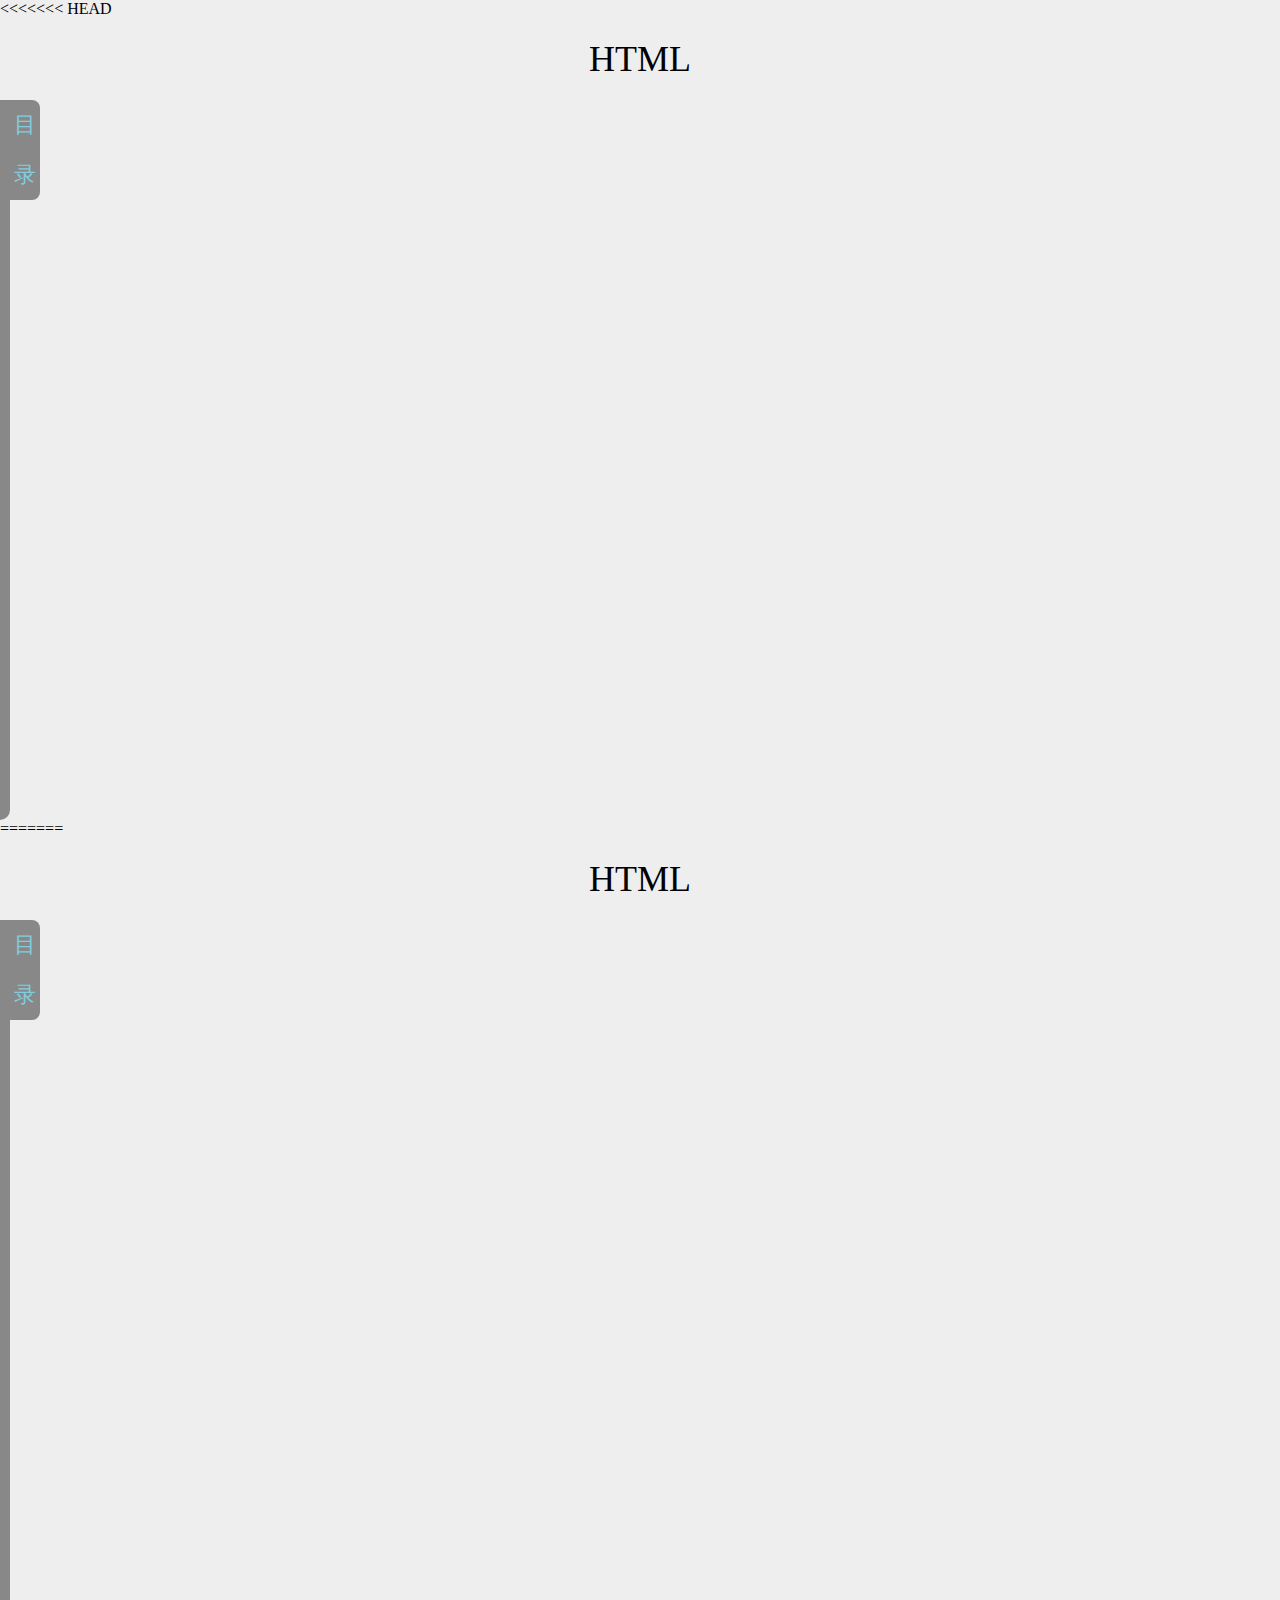
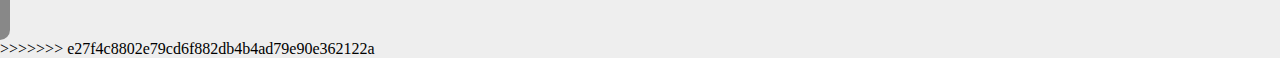
<file: index.html>
<<<<<<< HEAD

<!DOCTYPE html>
<html lang="en">
	<head>
		<meta charset="UTF-8" />
		<meta name="viewport" content="width=device-width, initial-scale=1.0" />
		<meta http-equiv="X-UA-Compatible" content="ie=edge" />
		<title>Login</title>
		<style>
			body {
				margin: 0;
				padding: 0;
				background: #eee;
				min-height: 100vh;
			}
			.title {
				margin: 0;
				padding: 20px;
				font-size: 36px;
				text-align: center;
			}
			.nav {
				min-height: 80vh;
				width: 180px;
				background: #888888;
				border-radius: 0 0 10px 0;
				display: flex;
				flex-direction: column;
				justify-content: space-around;
				align-items: stretch;
				transition: 0.4s;
				position: relative;
				left: -170px;
			}
			.nav::before {
				content: '目录';
				width: 30px;
				height: 100px;
				border-radius: 0 8px 8px 0;
				background: #888888;
				position: absolute;
				top: 0px;
				right: -30px;
				font-family: '宋体';
				font-size: 22px;
				text-align: center;
				line-height: 50px;
				color: #82ccdd;
			}
			.nav:hover {
				left: 0;
			}
			.btn {
				height: 40px;
				flex-grow: 1;
				display: flex;
				align-items: center;
				justify-content: center;
			}
			.btn a {
				color: #82ccdd;
				text-decoration: none;
				font-size: 16px;
				transition: 0.4s;
				font-family: '宋体';
			}
			.btn a:hover {
				font-size: 20px;
				color: white;
			}
		</style>
	</head>
	<body>
		<p class="title">HTML</p>
		<div class="nav">
			<div class="btn"><a href="src\Login\index.html">登录页</a></div>
			<div class="btn"><a href="src\Loading1\index.html">加载效果</a></div>
			<div class="btn"><a href="src\LayeredImage\index.html">分层图片</a></div>
			<div class="btn"><a href="src\SearchBox/index.html">搜索框</a></div>
			<div class="btn"><a href="src\SocialMediaButtons/index.html">社交按钮</a></div>
			<div class="btn"><a href="src\FloatPhoto\index.html">图片悬浮效果</a></div>
			<div class="btn"><a href="src\FlexLayout\index.html">自适应布局导航</a></div>
			<div class="btn"><a href="src\FlexAlbum\index.html">自适相册</a></div>
			<div class="btn"><a href="src\FlexCard\index.html">自适应卡片UI设计</a></div>
			<div class="btn"><a href="src\GradientBorderEffects\index.html">荧光边框</a></div>
		</div>
	</body>
</html>
=======

<!DOCTYPE html>
<html lang="en">
	<head>
		<meta charset="UTF-8" />
		<meta name="viewport" content="width=device-width, initial-scale=1.0" />
		<meta http-equiv="X-UA-Compatible" content="ie=edge" />
		<title>Login</title>
		<style>
			body {
				margin: 0;
				padding: 0;
				background: #eee;
				min-height: 100vh;
			}
			.title {
				margin: 0;
				padding: 20px;
				font-size: 36px;
				text-align: center;
			}
			.nav {
				min-height: 80vh;
				width: 180px;
				background: #888888;
				border-radius: 0 0 10px 0;
				display: flex;
				flex-direction: column;
				justify-content: space-around;
				align-items: stretch;
				transition: 0.4s;
				position: relative;
				left: -170px;
			}
			.nav::before {
				content: '目录';
				width: 30px;
				height: 100px;
				border-radius: 0 8px 8px 0;
				background: #888888;
				position: absolute;
				top: 0px;
				right: -30px;
				font-family: '宋体';
				font-size: 22px;
				text-align: center;
				line-height: 50px;
				color: #82ccdd;
			}
			.nav:hover {
				left: 0;
			}
			.btn {
				height: 40px;
				flex-grow: 1;
				display: flex;
				align-items: center;
				justify-content: center;
			}
			.btn a {
				color: #82ccdd;
				text-decoration: none;
				font-size: 16px;
				transition: 0.4s;
				font-family: '宋体';
			}
			.btn a:hover {
				font-size: 20px;
				color: white;
			}
		</style>
	</head>
	<body>
		<p class="title">HTML</p>
		<div class="nav">
			<div class="btn"><a href="./src/Login.html">登录页</a></div>
			<div class="btn"><a href="./src/Loading1.html">加载效果</a></div>
			<div class="btn"><a href="./src/LayeredImage.html">分层图片</a></div>
			<div class="btn"><a href="./src/SearchBox.html">搜索框</a></div>
			<div class="btn"><a href="./src/SocialMediaButtons.html">社交按钮</a></div>
			<div class="btn"><a href="./src/FloatPhoto.html">图片悬浮效果</a></div>
			<div class="btn"><a href="./src/FlexLayout.html">自适应布局导航</a></div>
			<div class="btn"><a href="./src/FlexAlbum.html">自适相册</a></div>
			<div class="btn"><a href="./src/FlexCard.html">自适应卡片UI设计</a></div>
			<div class="btn"><a href="./src/GradientBorderEffects.html">荧光边框</a></div>
		</div>
	</body>
</html>
>>>>>>> e27f4c8802e79cd6f882db4b4ad79e90e362122a
</file>
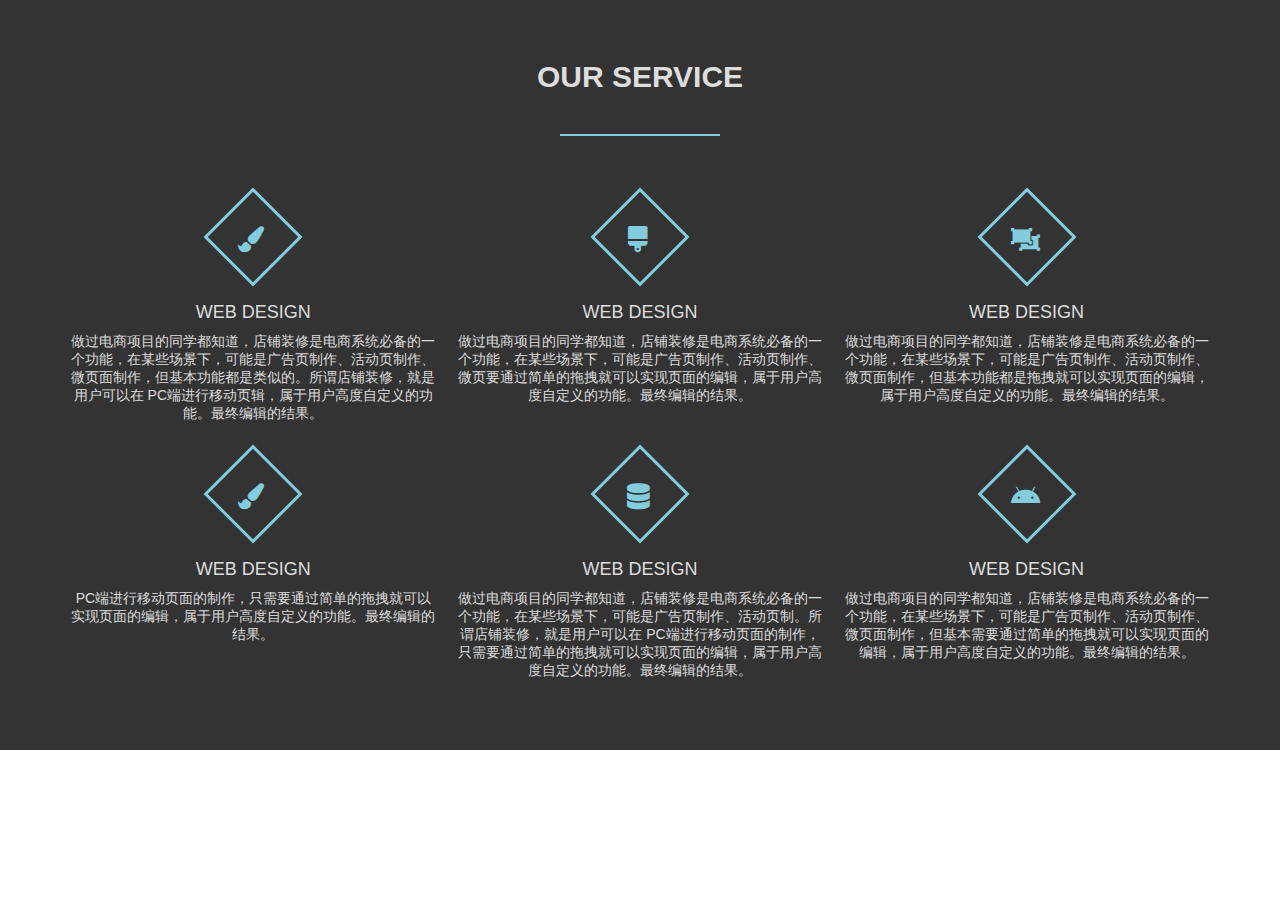
<file: src/FlexLayout/index.html>
<!DOCTYPE html>
<html lang="en">
	<head>
		<meta charset="UTF-8" />
		<meta name="viewport" content="width=device-width, initial-scale=1.0" />
		<meta http-equiv="X-UA-Compatible" content="ie=edge" />
		<title>自适应布局导航栏</title>
		<link href="https://cdn.bootcss.com/font-awesome/5.8.0/css/all.css" rel="stylesheet" />
		<style>
			* {
				margin: 0;
				padding: 0;
				font-family: 'montserrat', sans-serif;
				box-sizing: border-box;
			}
			.services-section {
				background: #333;
				background-size: cover;
				padding: 60px 0;
			}
			.inner-width {
				width: 100%;
				max-width: 1200px;
				margin: auto;
				padding: 0 20px;
				overflow: hidden;
			}
			.section-title {
				text-align: center;
				color: #ddd;
				text-transform: uppercase;
				font-size: 30px;
			}
			.border {
				width: 160px;
				height: 2px;
				background: #82ccdd;
				margin: 40px auto;
			}
			.services-container {
				display: flex;
				flex-wrap: wrap;
				justify-content: center;
			}
			.service-box {
				max-width: 33.33%;
				padding: 10px;
				text-align: center;
				color: #ddd;
				cursor: pointer;
			}
			.service-icon {
				display: inline-block;
				width: 70px;
				height: 70px;
				border: 3px solid #82ccdd;
				color: #82ccdd;
				transform: rotate(45deg);
				margin-bottom: 30px;
				margin-top: 16px;
				transition: 0.3s linear;
			}
			.service-icon i {
				line-height: 70px;
				transform: rotate(-45deg);
				font-size: 26px;
			}
			.service-box:hover .service-icon {
				background: #82ccdd;
				color: #ddd;
			}
			.service-title {
				font-size: 18px;
				text-transform: uppercase;
				margin-bottom: 10px;
			}
			.service-desc {
				font-size: 14px;
			}
			@media screen and (max-width: 960px) {
				.service-box {
					max-width: 45%;
				}
			}
			@media screen and (max-width: 768px) {
				.service-box {
					max-width: 50%;
				}
			}
			@media screen and (max-width: 480px) {
				.service-box {
					max-width: 100%;
				}
			}
		</style>
	</head>
	<body>
		<div class="services-section">
			<div class="inner-width">
				<h1 class="section-title">Our Service</h1>
				<div class="border"></div>
				<div class="services-container">
					<div class="service-box">
						<div class="service-icon">
							<i class="fas fa-paint-brush"></i>
						</div>
						<div class="service-title">Web Design</div>
						<div class="service-desc">
							做过电商项目的同学都知道，店铺装修是电商系统必备的一个功能，在某些场景下，可能是广告页制作、活动页制作、微页面制作，但基本功能都是类似的。所谓店铺装修，就是用户可以在
							PC端进行移动页辑，属于用户高度自定义的功能。最终编辑的结果。
						</div>
					</div>
					<div class="service-box">
						<div class="service-icon">
							<i class="fas fa-brush"></i>
						</div>
						<div class="service-title">Web Design</div>
						<div class="service-desc">
							做过电商项目的同学都知道，店铺装修是电商系统必备的一个功能，在某些场景下，可能是广告页制作、活动页制作、微页要通过简单的拖拽就可以实现页面的编辑，属于用户高度自定义的功能。最终编辑的结果。
						</div>
					</div>
					<div class="service-box">
						<div class="service-icon">
							<i class="fas fa-object-ungroup"></i>
						</div>
						<div class="service-title">Web Design</div>
						<div class="service-desc">
							做过电商项目的同学都知道，店铺装修是电商系统必备的一个功能，在某些场景下，可能是广告页制作、活动页制作、微页面制作，但基本功能都是拖拽就可以实现页面的编辑，属于用户高度自定义的功能。最终编辑的结果。
						</div>
					</div>
					<div class="service-box">
						<div class="service-icon">
							<i class="fas fa-paint-brush"></i>
						</div>
						<div class="service-title">Web Design</div>
						<div class="service-desc">
							PC端进行移动页面的制作，只需要通过简单的拖拽就可以实现页面的编辑，属于用户高度自定义的功能。最终编辑的结果。
						</div>
					</div>
					<div class="service-box">
						<div class="service-icon">
							<i class="fas fa-database"></i>
						</div>
						<div class="service-title">Web Design</div>
						<div class="service-desc">
							做过电商项目的同学都知道，店铺装修是电商系统必备的一个功能，在某些场景下，可能是广告页制作、活动页制。所谓店铺装修，就是用户可以在
							PC端进行移动页面的制作，只需要通过简单的拖拽就可以实现页面的编辑，属于用户高度自定义的功能。最终编辑的结果。
						</div>
					</div>
					<div class="service-box">
						<div class="service-icon">
							<i class="fab fa-android"></i>
						</div>
						<div class="service-title">Web Design</div>
						<div class="service-desc">
							做过电商项目的同学都知道，店铺装修是电商系统必备的一个功能，在某些场景下，可能是广告页制作、活动页制作、微页面制作，但基本需要通过简单的拖拽就可以实现页面的编辑，属于用户高度自定义的功能。最终编辑的结果。
						</div>
					</div>
				</div>
			</div>
		</div>
	</body>
</html>
</file>
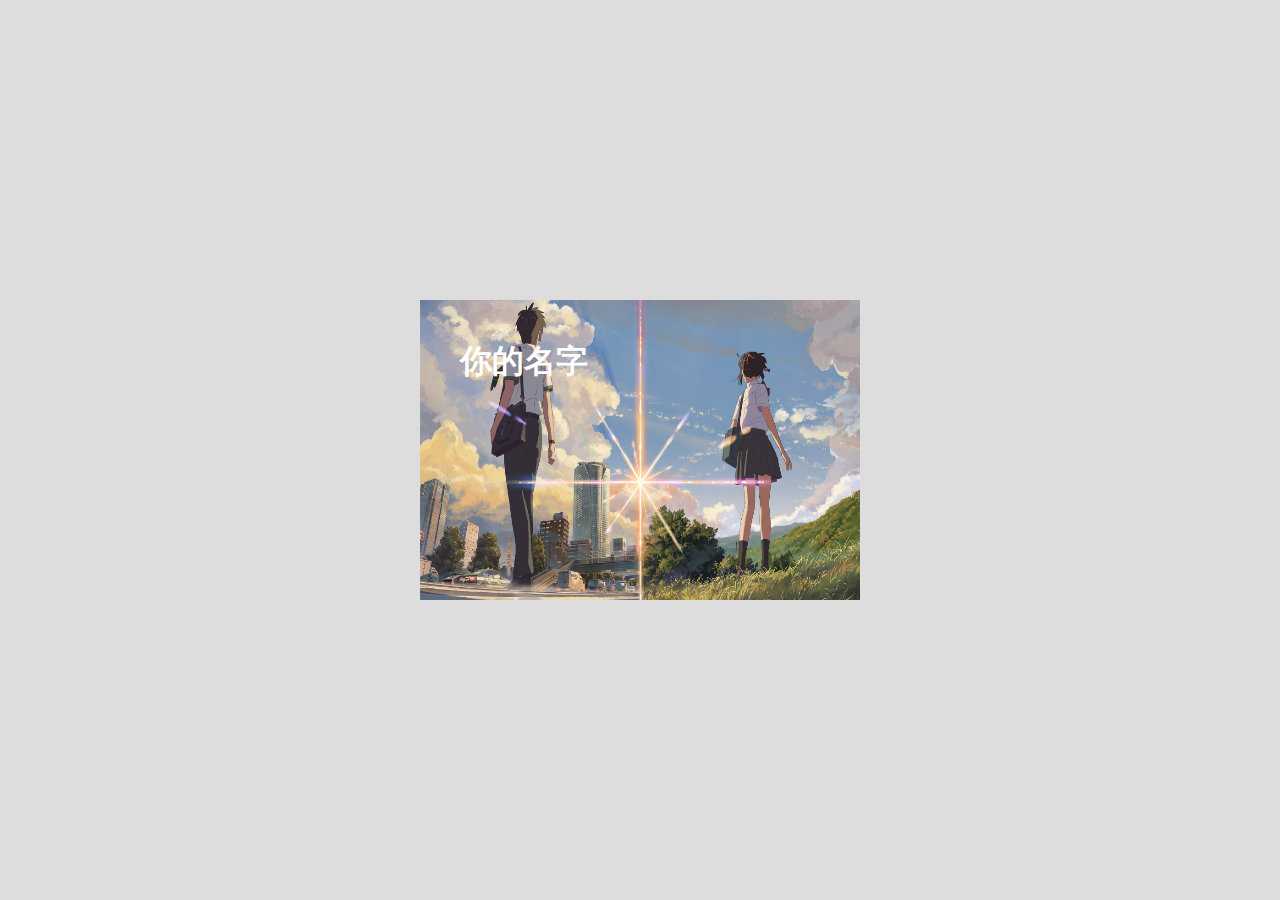
<file: src/FloatPhoto/index.html>
<!DOCTYPE html>
<html lang="en">
	<head>
		<meta charset="UTF-8" />
		<meta name="viewport" content="width=device-width, initial-scale=1.0" />
		<meta http-equiv="X-UA-Compatible" content="ie=edge" />
		<title>图片悬浮效果</title>
		<link href="https://cdn.bootcss.com/font-awesome/5.8.0/css/all.css" rel="stylesheet" />
		<style>
			* {
				margin: 0;
				padding: 0;
				font-family: 'montserrat';
			}
			body {
				background: #ddd;
			}
			.middle {
				position: absolute;
				top: 50%;
				left: 50%;
				transform: translate(-50%, -50%);
			}
			.image {
				width: 440px;
				height: 300px;
				overflow: hidden;
				cursor: pointer;
			}
			.image img {
				width: 100%;
				height: 100%;
			}
			.image-content {
				position: absolute;
				top: 0;
				left: 0;
				width: 100%;
				height: 100%;
				padding: 40px;
				box-sizing: border-box;
			}
			.image-content h1 {
				color: #fff;
				text-transform: uppercase;
				/* transform: translateY(10px); */
				transition: 0.4s;
			}
			.image:hover .image-content h1 {
				transform: translateY(-20px);
			}
			.icons {
				position: absolute;
				right: 40px;
				bottom: 40px;
			}
			.icon {
				text-decoration: none;
				color: #333;
				font-size: 22px;
				margin: 0 10px;
				transform: translateY(80px);
			}
			.image:hover .icon {
				transform: translateY(0px);
			}
			.icon:nth-child(1) {
				transition: transform 0.4s 0.05s, color 0.4s;
			}
			.icon:nth-child(2) {
				transition: transform 0.4s 0.1s, color 0.4s;
			}
			.icon:nth-child(3) {
				transition: transform 0.4s 0.15s, color 0.4s;
			}
			.icon:hover {
				color: red;
			}
			.image-content::before {
				content: '';
				position: absolute;
				left: 0;
				bottom: 0;
				background: rgba(255, 255, 255, 0.7);
				width: 100%;
				height: 0;
				clip-path: polygon(0 100%, 100% 0, 100% 100%);
				transition: 0.5s;
			}
			.image-content:hover::before {
				height: 140px;
			}
		</style>
	</head>
	<body>
		<div class="image middle">
			<img src="img.jpg" alt="" />
			<div class="image-content">
				<h1>你的名字</h1>
				<div class="icons">
					<a href="" class="icon fas fa-heart"></a>
					<a href="" class="icon fas fa-comment"></a>
					<a href="" class="icon fas fa-share"></a>
				</div>
			</div>
		</div>
	</body>
</html>
</file>
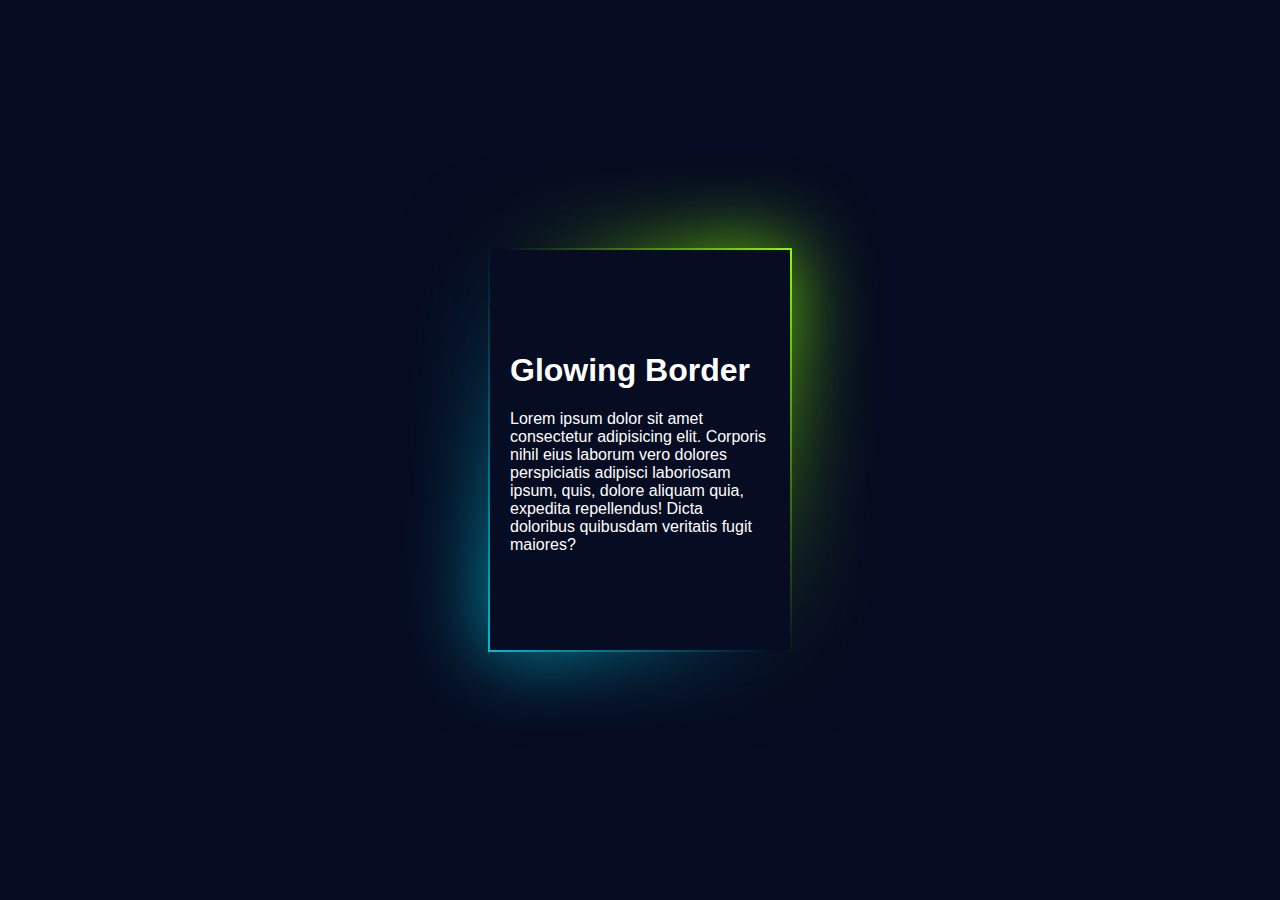
<file: src/GradientBorderEffects/index.html>
<!DOCTYPE html>
<html lang="en">
	<head>
		<meta charset="UTF-8" />
		<meta name="viewport" content="width=device-width, initial-scale=1.0" />
		<meta http-equiv="X-UA-Compatible" content="ie=edge" />
		<title>Document</title>
		<style>
			body {
				margin: 0;
				padding: 0;
				display: flex;
				justify-content: center;
				align-items: center;
				min-height: 100vh;
				background: #060c21;
				font-family: 'Poppins', sans-serif;
			}
			.box {
				position: relative;
				width: 300px;
				height: 400px;
				display: flex;
				justify-content: center;
				align-items: center;
				background: #060c21;
			}
			/* 用box的伪元素添加一个面积比box略大的矩形,并通过改变层叠次序,置于box的下层,达到给box设置边框的效果 */
			.box::before {
				content: '';
				position: absolute;
				top: -2px;
				left: -2px;
				right: -2px;
				bottom: -2px;
				background: #fff;
				z-index: -1;
			}
			/* 于上面类似,做一个面积比box略大的矩形,并通过改变层叠次序,置于box的下层,达到给box设置边框的效果 */
			.box::after {
				content: '';
				position: absolute;
				top: -2px;
				left: -2px;
				right: -2px;
				bottom: -2px;
				background: #fff;
				z-index: -2;
				/* 滤镜属性  给图像设置高斯模糊。"radius"一值设定高斯函数的标准差，或者是屏幕上以多少像素融在一起，所以值越大越模糊；如果没有设定值，则默认是0；这个参数可设置css长度值，但不接受百分比值。 */
				filter: blur(40px);
			}
			.box::before,
			.box::after {
				/* linear-gradient() 函数用于创建一个线性渐变的 "图像"。 参数1:用角度值指定渐变的方向（或角度）  12点钟方向为0deg*/
				background: linear-gradient(235deg, #89ff00, #060c21, #00bcd4);
			}
			.content {
				padding: 20px;
				box-sizing: border-box;
				color: #fff;
			}
		</style>
	</head>
	<body>
		<div class="box">
			<div class="content">
				<h1>Glowing Border</h1>
				<p>
					Lorem ipsum dolor sit amet consectetur adipisicing elit. Corporis nihil eius laborum vero dolores
					perspiciatis adipisci laboriosam ipsum, quis, dolore aliquam quia, expedita repellendus! Dicta
					doloribus quibusdam veritatis fugit maiores?
				</p>
			</div>
		</div>
	</body>
</html>
</file>
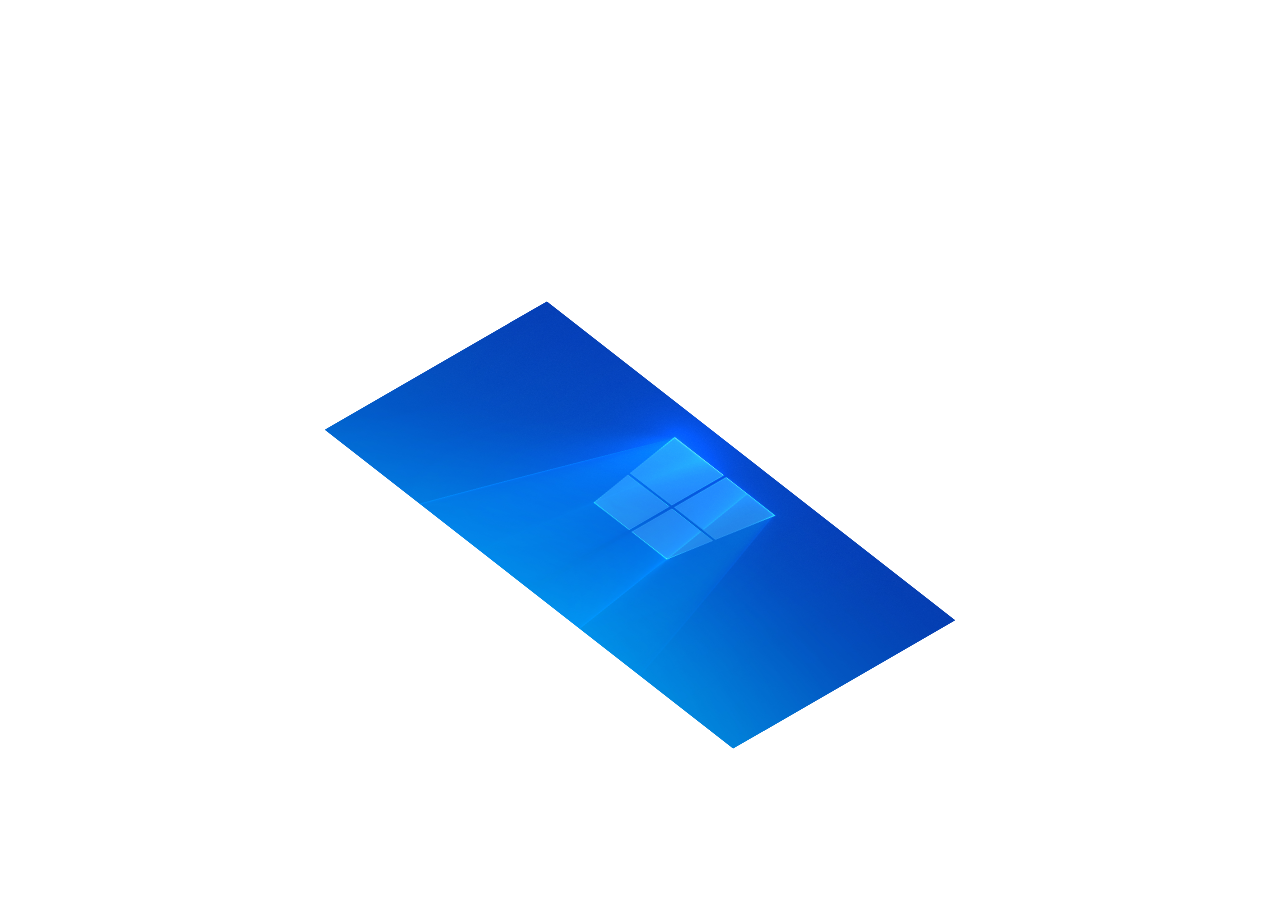
<file: src/LayeredImage/index.html>
<!DOCTYPE html>
<html lang="en">
	<head>
		<meta charset="UTF-8" />
		<meta name="viewport" content="width=device-width, initial-scale=1.0" />
		<meta http-equiv="X-UA-Compatible" content="ie=edge" />
		<title>Layered Image Hover Effects</title>
		<style>
			body {
				margin: 0;
				padding: 0;
				width: 100%;
				height: 100vh;
				display: flex;
				align-items: center;
				justify-content: center;
			}
			.container {
				position: relative;
				width: 320px;
				height: 600px;
				margin-top: 150px;
				background: rgba(0, 0, 0, 0.1);
				transform: rotate(-30deg) skew(22deg) scale(0.8);
				transition: 0.5s;
			}
			.container img {
				position: absolute;
				width: 100%;
				height: 100%;
				transition: 0.4s;
			}

			.container:hover img:nth-child(4) {
				transform: translate(160px, -160px);
				opacity: 1;
			}
			.container:hover img:nth-child(3) {
				transform: translate(120px, -120px);
				opacity: 0.8;
			}
			.container:hover img:nth-child(2) {
				transform: translate(80px, -80px);
				opacity: 0.6;
			}
			.container:hover img:nth-child(1) {
				transform: translate(40px, -40px);
				opacity: 0.4;
			}
		</style>
	</head>
	<body>
		<div class="container">
			<img src="img.jpg" />
			<img src="img.jpg" />
			<img src="img.jpg" />
			<img src="img.jpg" />
		</div>
	</body>
</html>
</file>
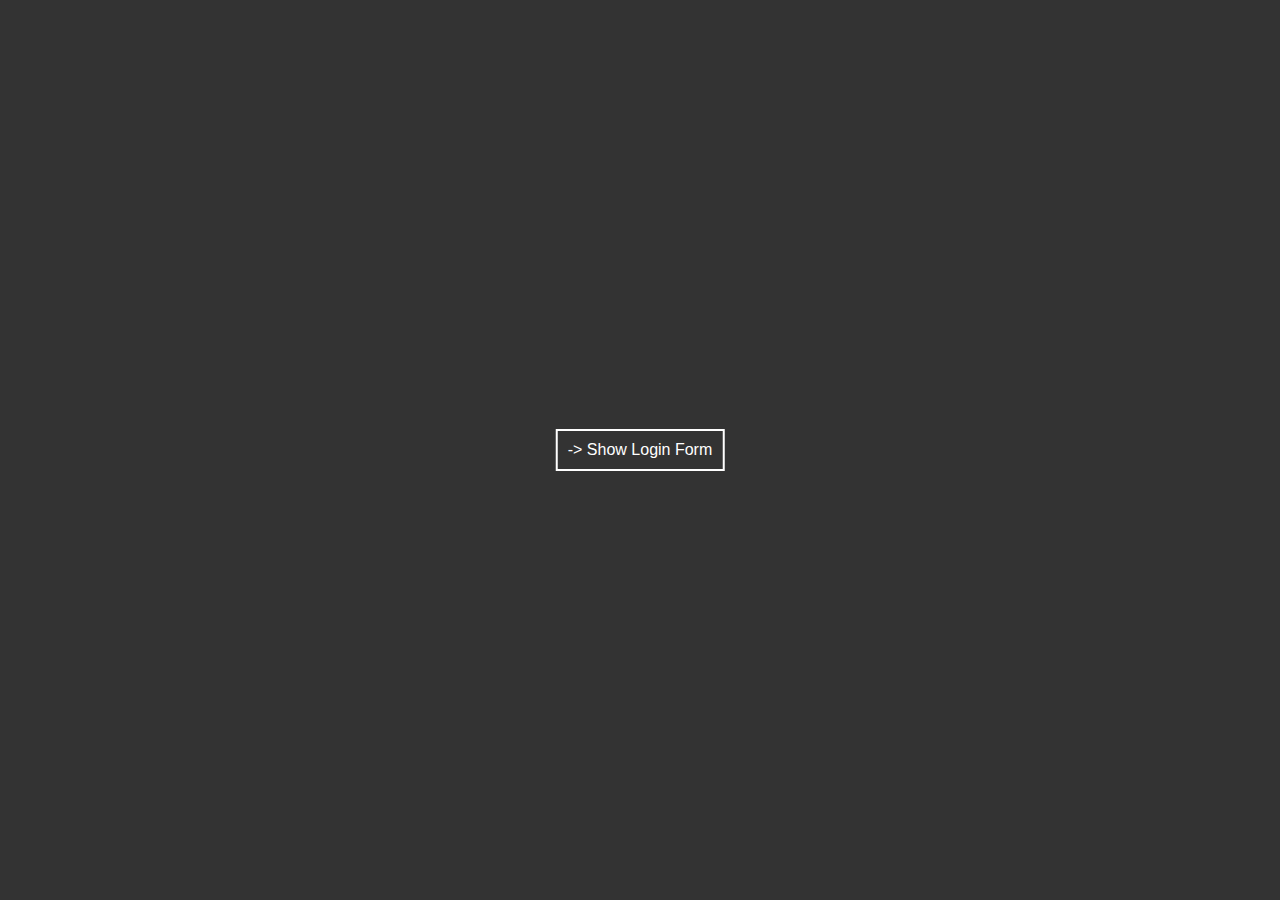
<file: src/Login/index.html>
<!DOCTYPE html>
<html lang="en">
	<head>
		<meta charset="UTF-8" />
		<meta name="viewport" content="width=device-width, initial-scale=1.0" />
		<meta http-equiv="X-UA-Compatible" content="ie=edge" />
		<title>Login</title>
		<style>
			* {
				font-family: 'montserrat', sans-serif;
			}
			body {
				margin: 0;
				padding: 0;
				background: #333;
			}
			.login-box {
				position: absolute;
				top: 0;
				left: -100%;
				width: 100%;
				height: 100vh; /* vh 视口高度 viewport height 百分比单位*/
				background-image: linear-gradient(
					45deg,
					#9fbaa8,
					#31354c
				); /*设置颜色渐变 方向(0deg垂直向上) 起点颜色 终点颜色*/
				transition: 0.4s; /*过度效果  property duration timing-function delay 默认属性:all 0 ease 0*/
			}
			.login-form {
				position: absolute;
				top: 50%;
				left: 50%;
				transform: translate(-50%, -50%); /*定义 2D 转换8 */
				color: white;
				text-align: center;
			}
			.login-form h1 {
				font-weight: 400;
				margin-top: 0;
			}
			.txtb {
				display: block;
				box-sizing: border-box;
				width: 240px;
				background: #ffffff28;
				border: 1px solid white;
				padding: 10px 20px;
				color: white;
				outline: none;
				margin: 10px 0;
				border-radius: 6px;
				text-align: center;
			}
			.login-btn {
				width: 240px;
				background: #2c3e50;
				border: 0;
				color: white;
				padding: 10px;
				border-radius: 6px;
				cursor: pointer;
			}
			.hide-login-btn {
				color: #000;
				position: absolute;
				top: 40px;
				right: 40px;
				cursor: pointer;
				font-size: 30px;
				opacity: 0.7;
				transform: rotate(45deg); /*定义 2D 转换8 */
			}
			.show-login-btn {
				position: absolute;
				top: 50%;
				left: 50%;
				transform: translate(-50%, -50%);
				color: white;
				border: 2px solid;
				padding: 10px;
				cursor: pointer;
			}
			.showed {
				left: 0;
			}
		</style>
	</head>
	<body>
		<div class="show-login-btn">
			-> Show Login Form
		</div>

		<div class="login-box">
			<div class="hide-login-btn">
				+
			</div>
			<form action="index.html" method="POST" class="login-form">
				<h1>Welcome</h1>
				<input class="txtb" type="text" name="" placeholder="Username" />
				<input class="txtb" type="password" name="" placeholder="Password" />
				<input class="login-btn" type="submit" name="" value="Login" disabled />
			</form>
		</div>
		<script type="text/javascript">
			function hasClass(element, clssname) {
				return element.className.match(new RegExp('(\\s|^)' + clssname + '(\\s|$)'))
			}
			function addClass(element, clssname) {
				if (!this.hasClass(element, clssname)) element.className += ' ' + clssname
			}
			function removeClass(element, clssname) {
				if (hasClass(element, clssname)) {
					var reg = new RegExp('(\\s|^)' + clssname + '(\\s|$)')
					element.className = element.className.replace(reg, ' ')
				}
			}
			function toggleClass(element, clssname) {
				if (hasClass(element, clssname)) {
					removeClass(element, clssname)
				} else {
					addClass(element, clssname)
				}
			}
			var loginBox = document.getElementsByClassName('login-box')
			var showBtn = document.getElementsByClassName('show-login-btn')
			var hideBtn = document.getElementsByClassName('hide-login-btn')
			showBtn[0].addEventListener('click', function() {
				toggleClass(loginBox[0], 'showed')
			})
			hideBtn[0].addEventListener('click', function() {
				toggleClass(loginBox[0], 'showed')
			})
		</script>
	</body>
</html>
</file>
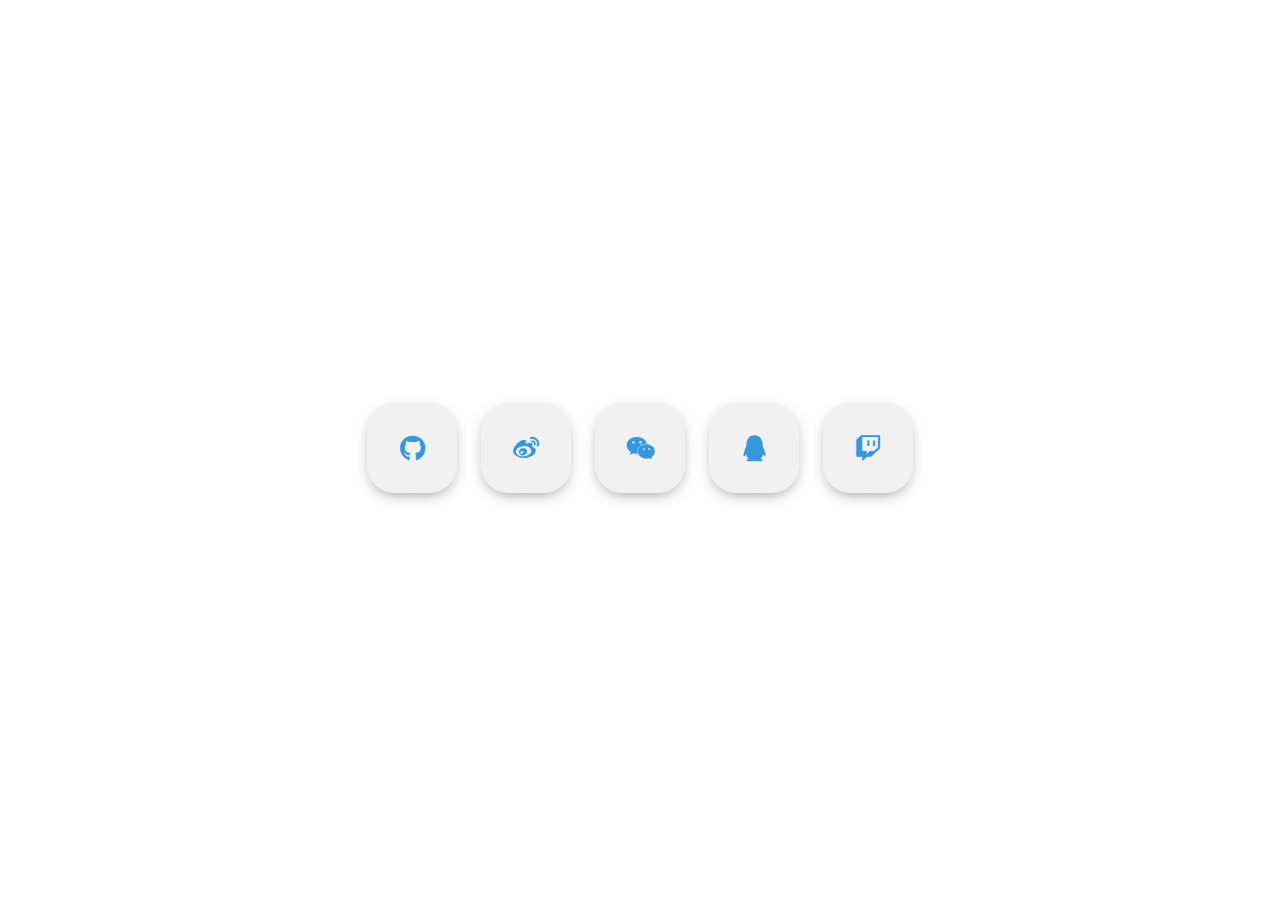
<file: src/SocialMediaButtons/index.html>
<!DOCTYPE html>
<html lang="en">
	<head>
		<meta charset="UTF-8" />
		<meta name="viewport" content="width=device-width, initial-scale=1.0" />
		<meta http-equiv="X-UA-Compatible" content="ie=edge" />
		<title>Document</title>
		<link href="https://cdn.bootcss.com/font-awesome/5.8.0/css/all.css" rel="stylesheet" />
		<style>
			body {
				padding: 0;
				margin: 0;
			}
			.middle {
				position: absolute;
				top: 50%;
				left: 50%;
				transform: translate(-50%, -50%);
			}
			.btn {
				display: inline-block;
				width: 90px;
				height: 90px;
				background: #f1f1f1;
				margin: 10px;
				border-radius: 30%;
				box-shadow: 0 5px 15px -5px #00000070;
				color: #3498db;
				overflow: hidden;
				position: relative;
				text-align: center;
			}
			.btn i {
				line-height: 90px;
				font-size: 26px;
				transition: 0.2s linear;
			}
			.btn:hover i {
				transform: scale(1.3);
				color: #f1f1f1;
			}
			.btn::before {
				content: '';
				position: absolute;
				width: 120%;
				height: 120%;
				background: #3498db;
				transform: rotate(45deg);
				left: -110%;
				top: 90%;
			}
			.btn:hover::before {
				animation: flash 0.7s 1;
				top: -10%;
				left: -10%;
			}
			@keyframes flash {
				0% {
					left: -100%;
					top: 90%;
				}
				50% {
					left: 10%;
					top: -30%;
				}
				100% {
					left: -10%;
					top: -10%;
				}
			}
		</style>
	</head>
	<body>
		<div class="middle">
			<a class="btn" href="https://github.com/yyeexin">
				<i class="fab fa-github"></i>
			</a>
			<a class="btn" href="https://weibo.com/u/3481962337?topnav=1&wvr=6&topsug=1">
				<i class="fab fa-weibo"></i>
			</a>
			<a class="btn" href="#">
				<i class="fab fa-weixin"></i>
			</a>
			<a class="btn" href="#">
				<i class="fab fa-qq"></i>
			</a>

			<a class="btn" href="#">
				<i class="fab fa-twitch"></i>
			</a>
		</div>
	</body>
</html>
</file>
